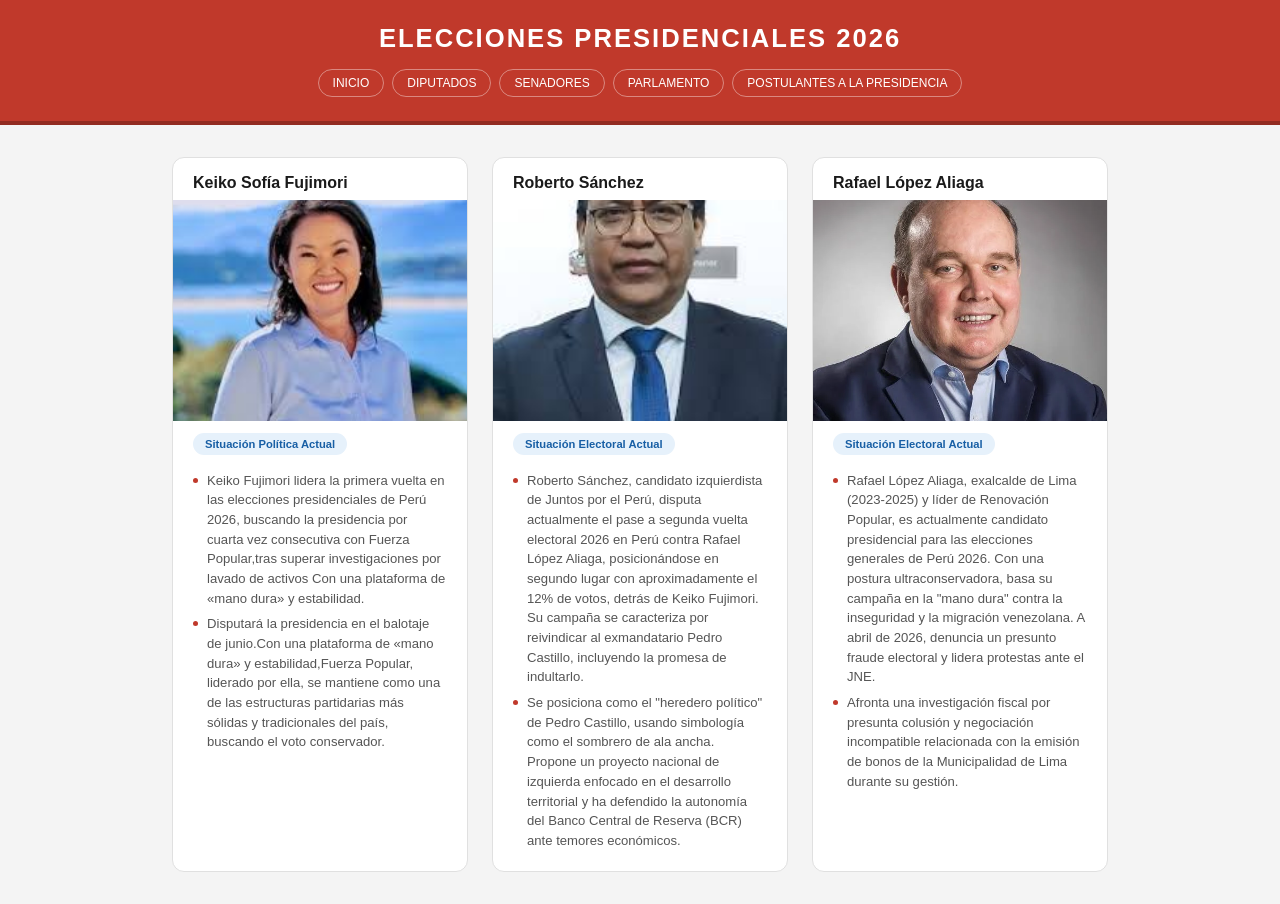
<file: index.html>
<!DOCTYPE html>
<html lang="es">
<head>
    <meta charset="UTF-8">
    <meta name="viewport" content="width=device-width, initial-scale=1.0">
    <title>Elecciones Presidenciales 2026</title>
    <link rel="stylesheet" href="estilo5.css">
</head>
<body>

    <header>
        <h1>ELECCIONES PRESIDENCIALES 2026</h1>
        <nav>
            <a href="index.html">INICIO</a>
            <a href="diputados.html">DIPUTADOS</a>
            <a href="senadores.html">SENADORES</a>
            <a href="parlamentoandino.html">PARLAMENTO</a>
            <a href="presidenciales.html">POSTULANTES A LA PRESIDENCIA</a>
        </nav>
    </header>

    <main class="container">
        <!-- Tarjeta 1 -->
        <div class="card">
            <h2>Keiko Sofía Fujimori</h2>
            <div class="img-container">
                <img src="presidentes/keiko.jpg" alt="Keiko Fujimori">
            </div>
            <div class="status-blue">Situación Política Actual</div>
            <ul>
                <li>Keiko Fujimori lidera la primera vuelta en las elecciones presidenciales de Perú 2026, buscando la presidencia por cuarta vez consecutiva con Fuerza Popular,tras superar investigaciones por lavado de activos Con una plataforma de «mano dura» y estabilidad. </li>
                <li>Disputará la presidencia en el balotaje de junio.Con una plataforma de «mano dura» y estabilidad,Fuerza Popular, liderado por ella, se mantiene como una de las estructuras partidarias más sólidas y tradicionales del país, buscando el voto conservador.</li>
            </ul>
        </div>

        <!-- Tarjeta 2 -->
        <div class="card">
            <h2>Roberto Sánchez</h2>
            <div class="img-container">
                <img src="presidentes/roberto.jpg" alt="Roberto Sánchez">
            </div>
            <div class="status-blue">Situación Electoral Actual</div>
            <ul>
                <li>Roberto Sánchez, candidato izquierdista de Juntos por el Perú, disputa actualmente el pase a segunda vuelta electoral 2026 en Perú contra Rafael López Aliaga, posicionándose en segundo lugar con aproximadamente el 12% de votos, detrás de Keiko Fujimori. Su campaña se caracteriza por reivindicar al exmandatario Pedro Castillo, incluyendo la promesa de indultarlo.</li>
                <li>Se posiciona como el "heredero político" de Pedro Castillo, usando simbología como el sombrero de ala ancha. Propone un proyecto nacional de izquierda enfocado en el desarrollo territorial y ha defendido la autonomía del Banco Central de Reserva (BCR) ante temores económicos.</li>
            </ul>
        </div>

        <!-- Tarjeta 3 -->
        <div class="card">
            <h2>Rafael López Aliaga</h2>
            <div class="img-container">
                <img src="presidentes/rafael.webp" alt="López Aliaga">
            </div>
            <div class="status-blue">Situación Electoral Actual</div>
            <ul>
                <li>Rafael López Aliaga, exalcalde de Lima (2023-2025) y líder de Renovación Popular, es actualmente candidato presidencial para las elecciones generales de Perú 2026. Con una postura ultraconservadora, basa su campaña en la "mano dura" contra la inseguridad y la migración venezolana. A abril de 2026, denuncia un presunto fraude electoral y lidera protestas ante el JNE.</li>
                <li>Afronta una investigación fiscal por presunta colusión y negociación incompatible relacionada con la emisión de bonos de la Municipalidad de Lima durante su gestión.</li>
            </ul>
        </div>
    </main>

</body>
</html>
</file>
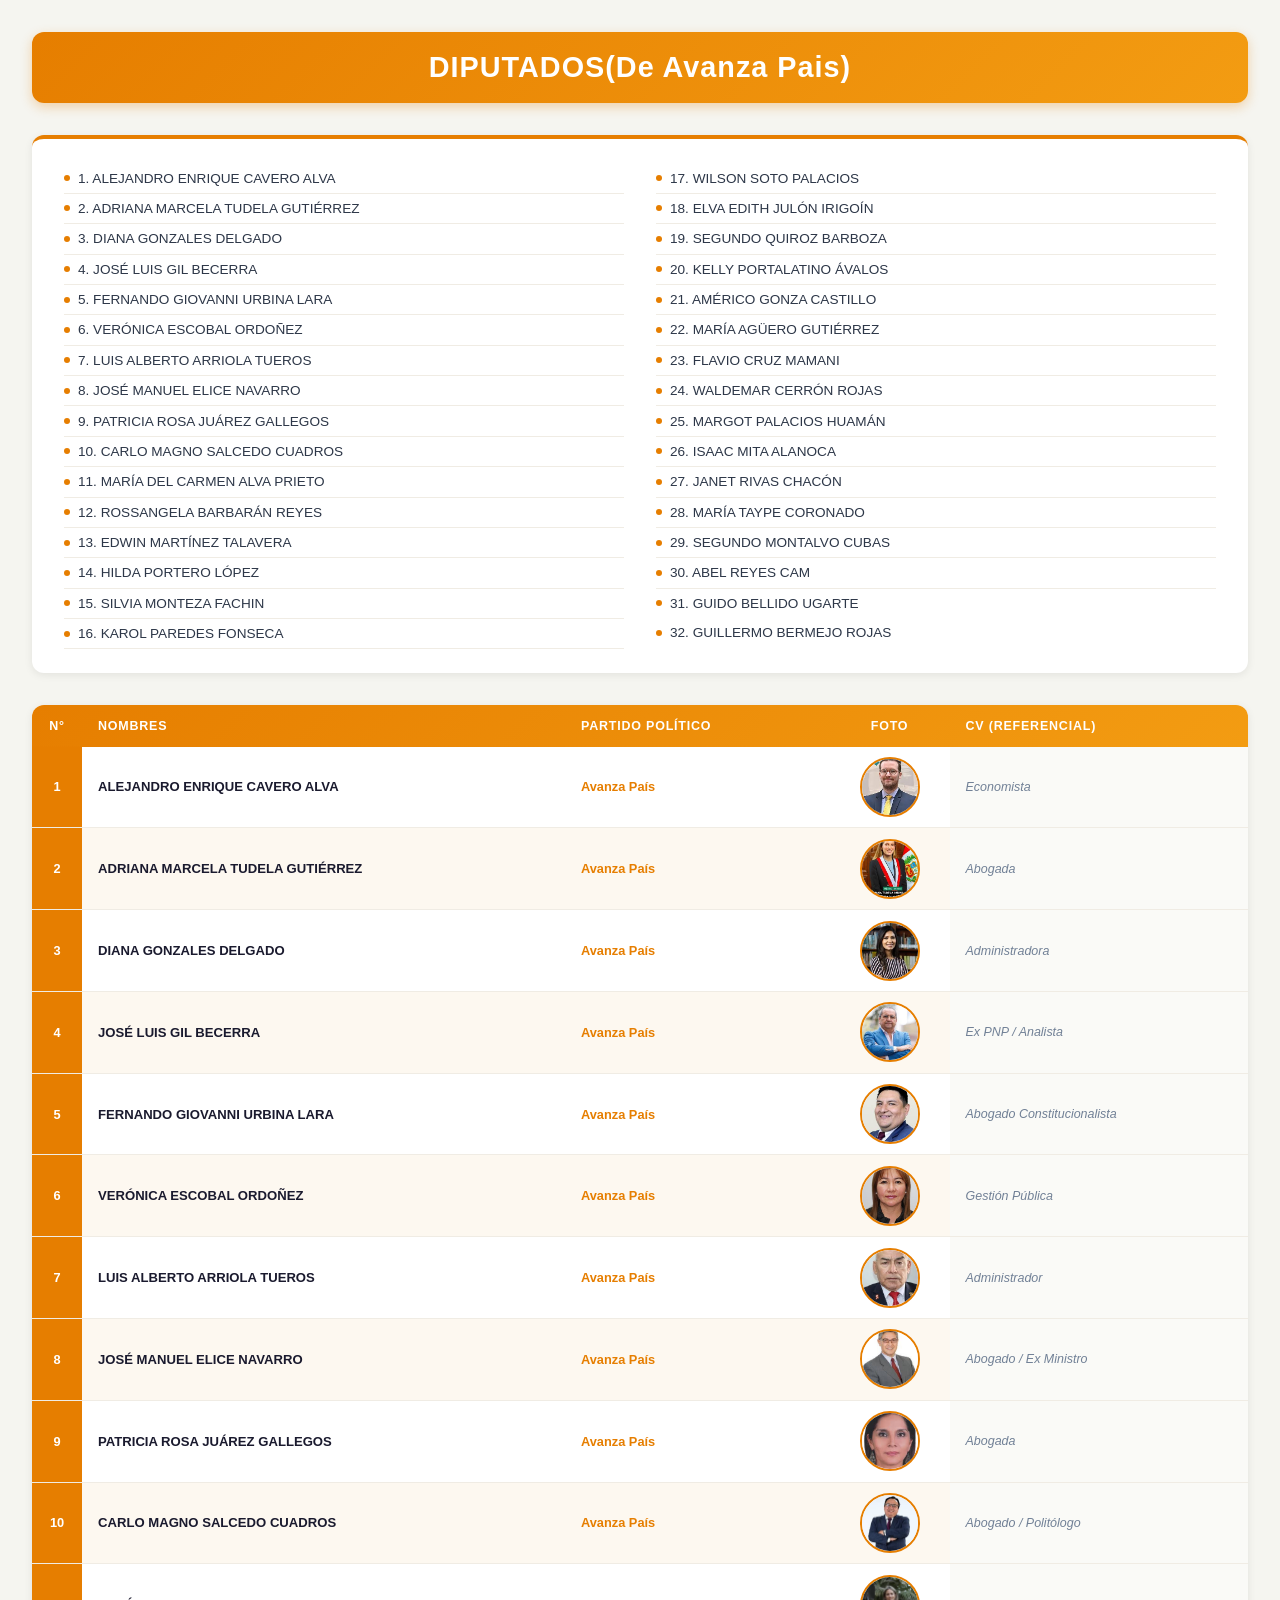
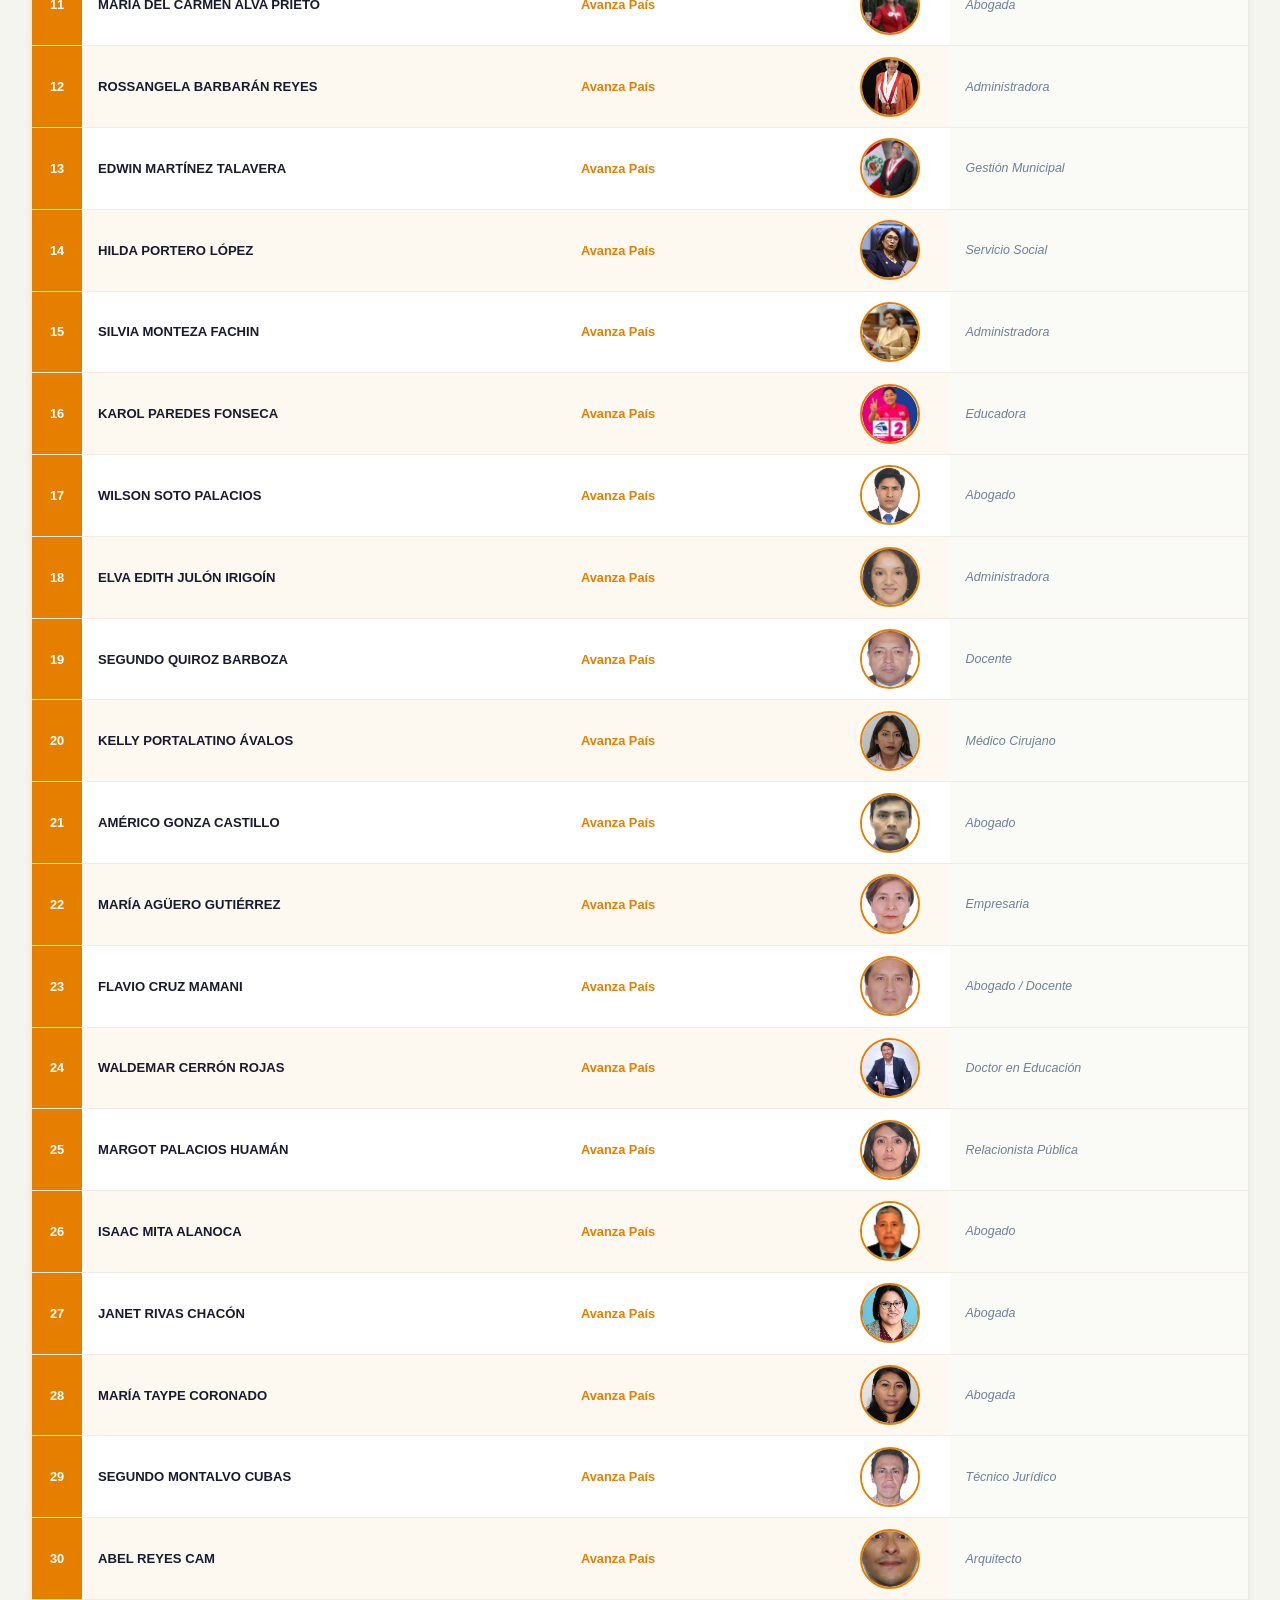
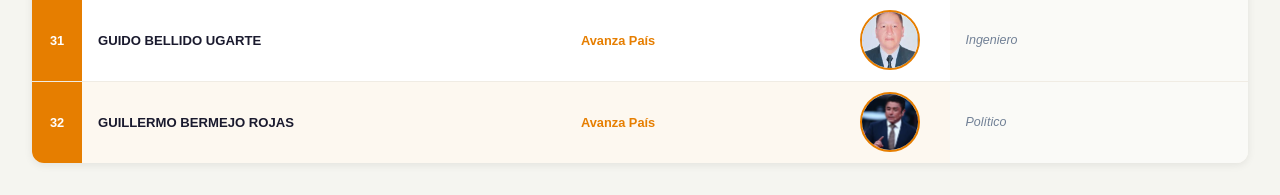
<file: diputados.html>
<!DOCTYPE html>
<html lang="es">
<head>
    <meta charset="UTF-8">
    <meta name="viewport" content="width=device-width, initial-scale=1.0">
    <link rel="stylesheet" href="estilo2.css">
    <title>Diputados</title>
</head>
<body>

    <h1>DIPUTADOS(De Avanza Pais)</h1>

    <!-- Lista -->

        <ul>
        <li>1. ALEJANDRO ENRIQUE CAVERO ALVA</li>
        <li>2. ADRIANA MARCELA TUDELA GUTIÉRREZ</li>
        <li>3. DIANA GONZALES DELGADO</li>
        <li>4. JOSÉ LUIS GIL BECERRA</li>
        <li>5. FERNANDO GIOVANNI URBINA LARA</li>
        <li>6. VERÓNICA ESCOBAL ORDOÑEZ</li>
        <li>7. LUIS ALBERTO ARRIOLA TUEROS</li>
        <li>8. JOSÉ MANUEL ELICE NAVARRO</li>
        <li>9. PATRICIA ROSA JUÁREZ GALLEGOS</li>
        <li>10. CARLO MAGNO SALCEDO CUADROS</li>
        <li>11. MARÍA DEL CARMEN ALVA PRIETO</li>
        <li>12. ROSSANGELA BARBARÁN REYES</li>
        <li>13. EDWIN MARTÍNEZ TALAVERA</li>
        <li>14. HILDA PORTERO LÓPEZ</li>
        <li>15. SILVIA MONTEZA FACHIN</li>
        <li>16. KAROL PAREDES FONSECA</li>
        <li>17. WILSON SOTO PALACIOS</li>
        <li>18. ELVA EDITH JULÓN IRIGOÍN</li>
        <li>19. SEGUNDO QUIROZ BARBOZA</li>
        <li>20. KELLY PORTALATINO ÁVALOS</li>
        <li>21. AMÉRICO GONZA CASTILLO</li>
        <li>22. MARÍA AGÜERO GUTIÉRREZ</li>
        <li>23. FLAVIO CRUZ MAMANI</li>
        <li>24. WALDEMAR CERRÓN ROJAS</li>
        <li>25. MARGOT PALACIOS HUAMÁN</li>
        <li>26. ISAAC MITA ALANOCA</li>
        <li>27. JANET RIVAS CHACÓN</li>
        <li>28. MARÍA TAYPE CORONADO</li>
        <li>29. SEGUNDO MONTALVO CUBAS</li>
        <li>30. ABEL REYES CAM</li>
        <li>31. GUIDO BELLIDO UGARTE</li>
        <li>32. GUILLERMO BERMEJO ROJAS</li>
    </ul>

    <!-- Tabla de Diputados Corregida -->
<table>
    <thead>
        <tr>
            <th>N°</th>
            <th>Nombres</th>
            <th>Partido Político</th>
            <th>Foto</th>
            <th>CV (Referencial)</th>
        </tr>
    </thead>
    <tbody>
        <tr>
            <td>1</td>
            <td>ALEJANDRO ENRIQUE CAVERO ALVA</td>
            <td>Avanza País</td>
            <td><img src="diputados/alejandro.jpg" alt="Cavero" width="100"></td>
            <td>Economista</td>
        </tr>
        <tr>
            <td>2</td>
            <td>ADRIANA MARCELA TUDELA GUTIÉRREZ</td>
            <td>Avanza País</td>
            <td><img src="diputados/adriana.jpg" alt="Tudela" width="100"></td>
            <td>Abogada</td>
        </tr>
        <tr>
            <td>3</td>
            <td>DIANA GONZALES DELGADO</td>
            <td>Avanza País</td>
            <td><img src="diputados/diana.jpg" alt="Gonzales" width="100"></td>
            <td>Administradora</td>
        </tr>
        <tr>
            <td>4</td>
            <td>JOSÉ LUIS GIL BECERRA</td>
            <td>Avanza País</td>
            <td><img src="diputados/jose1.jpg" alt="Gil" width="100"></td>
            <td>Ex PNP / Analista</td>
        </tr>
        <tr>
            <td>5</td>
            <td>FERNANDO GIOVANNI URBINA LARA</td>
            <td>Avanza País</td>
            <td><img src="diputados/fernando.jpg" alt="Urbina" width="100"></td>
            <td>Abogado Constitucionalista</td>
        </tr>
        <tr>
            <td>6</td>
            <td>VERÓNICA ESCOBAL ORDOÑEZ</td>
            <td>Avanza País</td>
            <td><img src="diputados/veronica.jpg" alt="Escobal" width="100"></td>
            <td>Gestión Pública</td>
        </tr>
        <tr>
            <td>7</td>
            <td>LUIS ALBERTO ARRIOLA TUEROS</td>
            <td>Avanza País</td>
            <td><img src="diputados/luis.jpg" alt="Arriola" width="100"></td>
            <td>Administrador</td>
        </tr>
        <tr>
            <td>8</td>
            <td>JOSÉ MANUEL ELICE NAVARRO</td>
            <td>Avanza País</td>
            <td><img src="diputados/jose2.jpg" alt="Elice" width="100"></td>
            <td>Abogado / Ex Ministro</td>
        </tr>
        <tr>
            <td>9</td>
            <td>PATRICIA ROSA JUÁREZ GALLEGOS</td>
            <td>Avanza País</td>
            <td><img src="diputados/patricia.jpg" alt="Juárez" width="100"></td>
            <td>Abogada</td>
        </tr>
        <tr>
            <td>10</td>
            <td>CARLO MAGNO SALCEDO CUADROS</td>
            <td>Avanza País</td>
            <td><img src="diputados/carlo.jpg" alt="Salcedo" width="100"></td>
            <td>Abogado / Politólogo</td>
        </tr>
        <tr>
            <td>11</td>
            <td>MARÍA DEL CARMEN ALVA PRIETO</td>
            <td>Avanza País</td>
            <td><img src="diputados/maria.jpg" alt="Alva" width="100"></td>
            <td>Abogada</td>
        </tr>
        <tr>
            <td>12</td>
            <td>ROSSANGELA BARBARÁN REYES</td>
            <td>Avanza País</td>
            <td><img src="diputados/rosangela.jpg" alt="Barbarán" width="100"></td>
            <td>Administradora</td>
        </tr>
        <tr>
            <td>13</td>
            <td>EDWIN MARTÍNEZ TALAVERA</td>
            <td>Avanza País</td>
            <td><img src="diputados/edwin.jpg" alt="Martínez" width="100"></td>
            <td>Gestión Municipal</td>
        </tr>
        <tr>
            <td>14</td>
            <td>HILDA PORTERO LÓPEZ</td>
            <td>Avanza País</td>
            <td><img src="diputados/hilda.jpg" alt="Portero" width="100"></td>
            <td>Servicio Social</td>
        </tr>
        <tr>
            <td>15</td>
            <td>SILVIA MONTEZA FACHIN</td>
            <td>Avanza País</td>
            <td><img src="diputados/silvia.jpg" alt="Monteza" width="100"></td>
            <td>Administradora</td>
        </tr>
        <tr>
            <td>16</td>
            <td>KAROL PAREDES FONSECA</td>
            <td>Avanza País</td>
            <td><img src="diputados/karol.jpg" alt="Paredes" width="100"></td>
            <td>Educadora</td>
        </tr>
        <tr>
            <td>17</td>
            <td>WILSON SOTO PALACIOS</td>
            <td>Avanza País</td>
            <td><img src="diputados/wilson.jpg" alt="Soto" width="100"></td>
            <td>Abogado</td>
        </tr>
        <tr>
            <td>18</td>
            <td>ELVA EDITH JULÓN IRIGOÍN</td>
            <td>Avanza País</td>
            <td><img src="diputados/elva.jpg" alt="Julón" width="100"></td>
            <td>Administradora</td>
        </tr>
        <tr>
            <td>19</td>
            <td>SEGUNDO QUIROZ BARBOZA</td>
            <td>Avanza País</td>
            <td><img src="diputados/segundo.jpg" alt="Quiroz" width="100"></td>
            <td>Docente</td>
        </tr>
        <tr>
            <td>20</td>
            <td>KELLY PORTALATINO ÁVALOS</td>
            <td>Avanza País</td>
            <td><img src="diputados/kelly.jpg" alt="Portalatino" width="100"></td>
            <td>Médico Cirujano</td>
        </tr>
        <tr>
            <td>21</td>
            <td>AMÉRICO GONZA CASTILLO</td>
            <td>Avanza País</td>
            <td><img src="diputados/americo.jpg" alt="Gonza" width="100"></td>
            <td>Abogado</td>
        </tr>
        <tr>
            <td>22</td>
            <td>MARÍA AGÜERO GUTIÉRREZ</td>
            <td>Avanza País</td>
            <td><img src="diputados/maria2.jpg" alt="Agüero" width="100"></td>
            <td>Empresaria</td>
        </tr>
        <tr>
            <td>23</td>
            <td>FLAVIO CRUZ MAMANI</td>
            <td>Avanza País</td>
            <td><img src="diputados/flavio.jpg" alt="Cruz" width="100"></td>
            <td>Abogado / Docente</td>
        </tr>
        <tr>
            <td>24</td>
            <td>WALDEMAR CERRÓN ROJAS</td>
            <td>Avanza País</td>
            <td><img src="diputados/waldemar.jpg" alt="Cerrón" width="100"></td>
            <td>Doctor en Educación</td>
        </tr>
        <tr>
            <td>25</td>
            <td>MARGOT PALACIOS HUAMÁN</td>
            <td>Avanza País</td>
            <td><img src="diputados/margot.jpg" alt="Palacios" width="100"></td>
            <td>Relacionista Pública</td>
        </tr>
        <tr>
            <td>26</td>
            <td>ISAAC MITA ALANOCA</td>
            <td>Avanza País</td>
            <td><img src="diputados/isaac.jpg" alt="Mita" width="100"></td>
            <td>Abogado</td>
        </tr>
        <tr>
            <td>27</td>
            <td>JANET RIVAS CHACÓN</td>
            <td>Avanza País</td>
            <td><img src="diputados/janet.jpg" alt="Rivas" width="100"></td>
            <td>Abogada</td>
        </tr>
        <tr>
            <td>28</td>
            <td>MARÍA TAYPE CORONADO</td>
            <td>Avanza País</td>
            <td><img src="diputados/maria3.jpg" alt="Taype" width="100"></td>
            <td>Abogada</td>
        </tr>
        <tr>
            <td>29</td>
            <td>SEGUNDO MONTALVO CUBAS</td>
            <td>Avanza País</td>
            <td><img src="diputados/segundo2.jpg" alt="Montalvo" width="100"></td>
            <td>Técnico Jurídico</td>
        </tr>
        <tr>
            <td>30</td>
            <td>ABEL REYES CAM</td>
            <td>Avanza País</td>
            <td><img src="diputados/abel.jpg" alt="Reyes" width="100"></td>
            <td>Arquitecto</td>
        </tr>
        <tr>
            <td>31</td>
            <td>GUIDO BELLIDO UGARTE</td>
            <td>Avanza País</td>
            <td><img src="diputados/guido.jpg" alt="Bellido" width="100"></td>
            <td>Ingeniero</td>
        </tr>
        <tr>
            <td>32</td>
            <td>GUILLERMO BERMEJO ROJAS</td>
            <td>Avanza País</td>
            <td><img src="diputados/guillermo.jpg" alt="Bermejo" width="100"></td>
            <td>Político</td>
        </tr>
    </tbody>
</table>
</file>
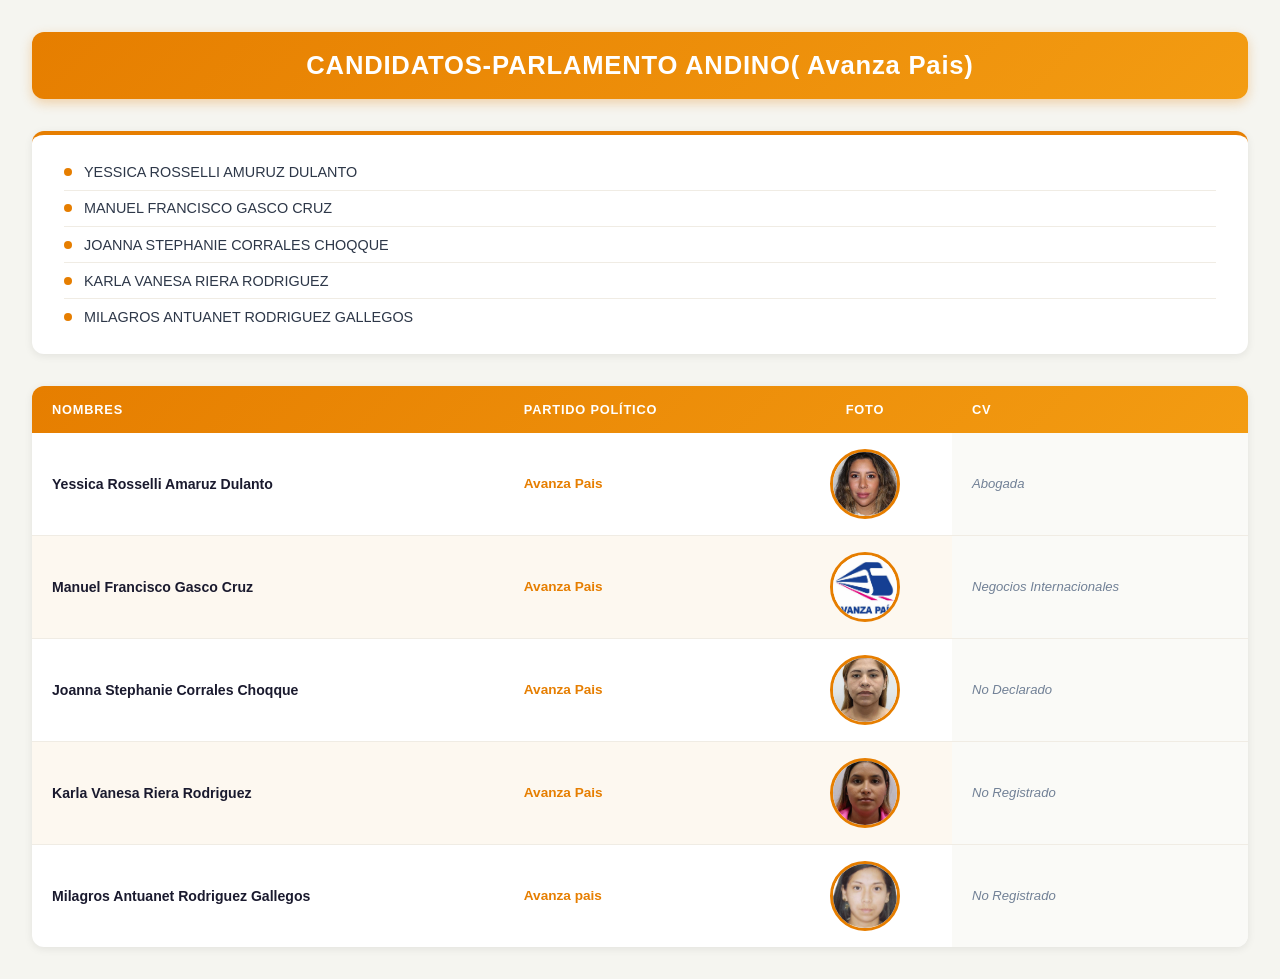
<file: parlamentoandino.html>
<!DOCTYPE html>
<html lang="es">
<head>
    <meta charset="UTF-8">
    <meta name="viewport" content="width=device-width, initial-scale=1.0">
    <link rel="stylesheet" href="estilo3.css">
    <title>Parlamento</title>
</head>
<body>
    <h1>CANDIDATOS-PARLAMENTO ANDINO( Avanza Pais)</h1>

    <!-- Lista -->

    <ul>
        <li>YESSICA ROSSELLI AMURUZ DULANTO</li>
        <li>MANUEL FRANCISCO GASCO CRUZ</li>
        <li>JOANNA STEPHANIE CORRALES CHOQQUE</li>
        <li>KARLA VANESA RIERA RODRIGUEZ</li>
        <li>MILAGROS ANTUANET RODRIGUEZ GALLEGOS</li>
    </ul>

    <!-- Tabla -->
    <table>
    <thead>
        <tr>
            <th>Nombres</th>
            <th>Partido Político</th>
            <th>Foto</th>
            <th>CV</th>
        </tr>
        
    </thead>
        <tr>
            <td>Yessica Rosselli Amaruz Dulanto</td>
            <td>Avanza Pais</td>
            <td><img src="parlamento/yessica1.jpg" alt="yessica" width="100"></td>
            <td>Abogada</td>
        </tr>

        <tr>
            <td>Manuel Francisco Gasco Cruz</td>
            <td>Avanza Pais</td>
            <td><img src="parlamento/manuel.jpg" alt="manuel" width="100"></td>
            <td>Negocios Internacionales</td>
        </tr>

        <tr>
            <td>Joanna Stephanie Corrales Choqque</td>
            <td>Avanza Pais</td>
            <td><img src="parlamento/joana.jpg" alt="joana" width="100"></td>
            <td>No Declarado</td>
        </tr>

        <tr>
            <td>Karla Vanesa Riera Rodriguez</td>
            <td>Avanza Pais</td>
            <td><img src="parlamento/karla.jpg" alt="karla" width="100"></td>
            <td>No Registrado</td>
        </tr>

        <tr>
            <td>Milagros Antuanet Rodriguez Gallegos</td>
            <td>Avanza pais</td>
            <td><img src="parlamento/milagros.jpg" alt="milagros" width="100"></td>
            <td>No Registrado</td>
        </tr>
    </table>
</file>
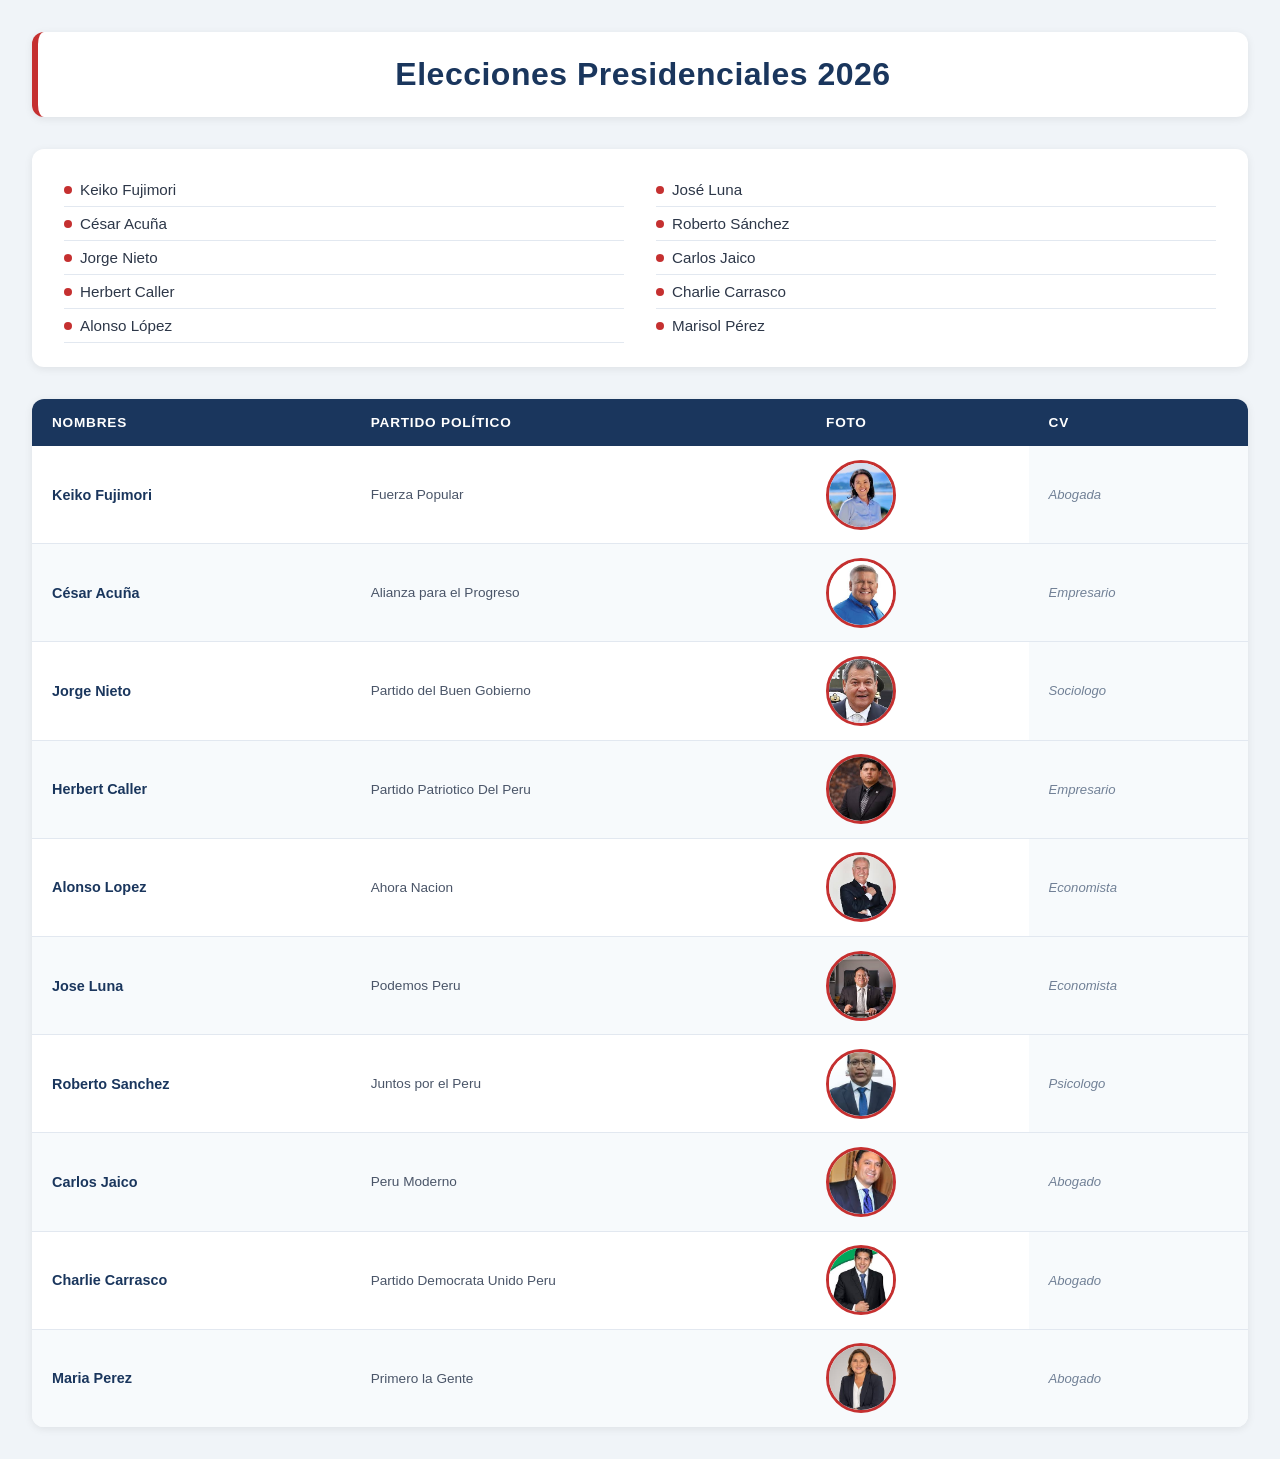
<file: presidenciales.html>
<!DOCTYPE html>
<html lang="es">
<head>
    <meta charset="UTF-8">
    <meta name="viewport" content="width=device-width, initial-scale=1.0">
    <link rel="stylesheet" href="estilo.css">
    <title>Elecciones</title>
</head>
<body>
   
    <h1>Elecciones Presidenciales 2026</h1>

    <!-- Lista -->
    <ul>
        <li>Keiko Fujimori</li>
        <li>César Acuña</li>
        <li>Jorge Nieto</li>
        <li>Herbert Caller</li>
        <li>Alonso López</li>
        <li>José Luna</li>
        <li>Roberto Sánchez</li>
        <li>Carlos Jaico</li>
        <li>Charlie Carrasco</li>
        <li>Marisol Pérez</li>
    </ul>
    
    <!-- Tabla -->
    <table>
    <thead>
        <tr>
            <th>Nombres</th>
            <th>Partido Político</th>
            <th>Foto</th>
            <th>CV</th>
        </tr>
    </thead>

        <tr>
            <td>Keiko Fujimori</td>
            <td>Fuerza Popular</td>
            <td><img src="presidentes/keiko.jpg" alt="Keiko" width="100"></td>
            <td>Abogada</td>
        </tr>

        <tr>
            <td>César Acuña</td>
            <td>Alianza para el Progreso</td>
            <td><img src="presidentes/acuña.jpg" alt="acuña" width="100"></td>
            <td>Empresario</td>
        </tr>

        <tr>
            <td>Jorge Nieto</td>
            <td>Partido del Buen Gobierno</td>
            <td><img src="presidentes/jorge.jpg" alt="jorge" width="100"></td>
            <td>Sociologo</td>
        </tr>

        <tr>
            <td>Herbert Caller</td>
            <td>Partido Patriotico Del Peru</td>
            <td><img src="presidentes/herbert.jpg" alt="herbert " width="100"></td>
            <td>Empresario</td>
        </tr>
        <tr>
            <td>Alonso Lopez</td>
            <td>Ahora Nacion</td>
            <td><img src="presidentes/alonso.jpg" alt="alonso" width="100"></td>
            <td>Economista</td>
        </tr>
        <tr>
            <td>Jose Luna</td>
            <td>Podemos Peru</td>
            <td><img src="presidentes/jose.jpg" alt="jose" width="100"></td>
            <td>Economista</td>
        </tr>
        <tr>
            <td>Roberto Sanchez</td>
            <td>Juntos por el Peru</td>
            <td><img src="presidentes/roberto.jpg" alt="roberto" width="100"></td>
            <td>Psicologo</td>
        </tr>
        <tr>
            <td>Carlos Jaico</td>
            <td>Peru Moderno</td>
            <td><img src="presidentes/carlos.jpg" alt="carlos" width="100"></td>
            <td>Abogado</td>
        </tr>
        <tr>
            <td>Charlie Carrasco</td>
            <td>Partido Democrata Unido Peru</td>
            <td><img src="presidentes/charlie.jpg" alt="charlie" width="100"></td>
            <td>Abogado</td>
        </tr>
        <tr>
            <td>Maria Perez</td>
            <td>Primero la Gente</td>
            <td><img src="presidentes/marisol.jpg" alt="marisol" width="100"></td>
            <td>Abogado</td>
        </tr>
    </table>

</body>
</html>
</file>
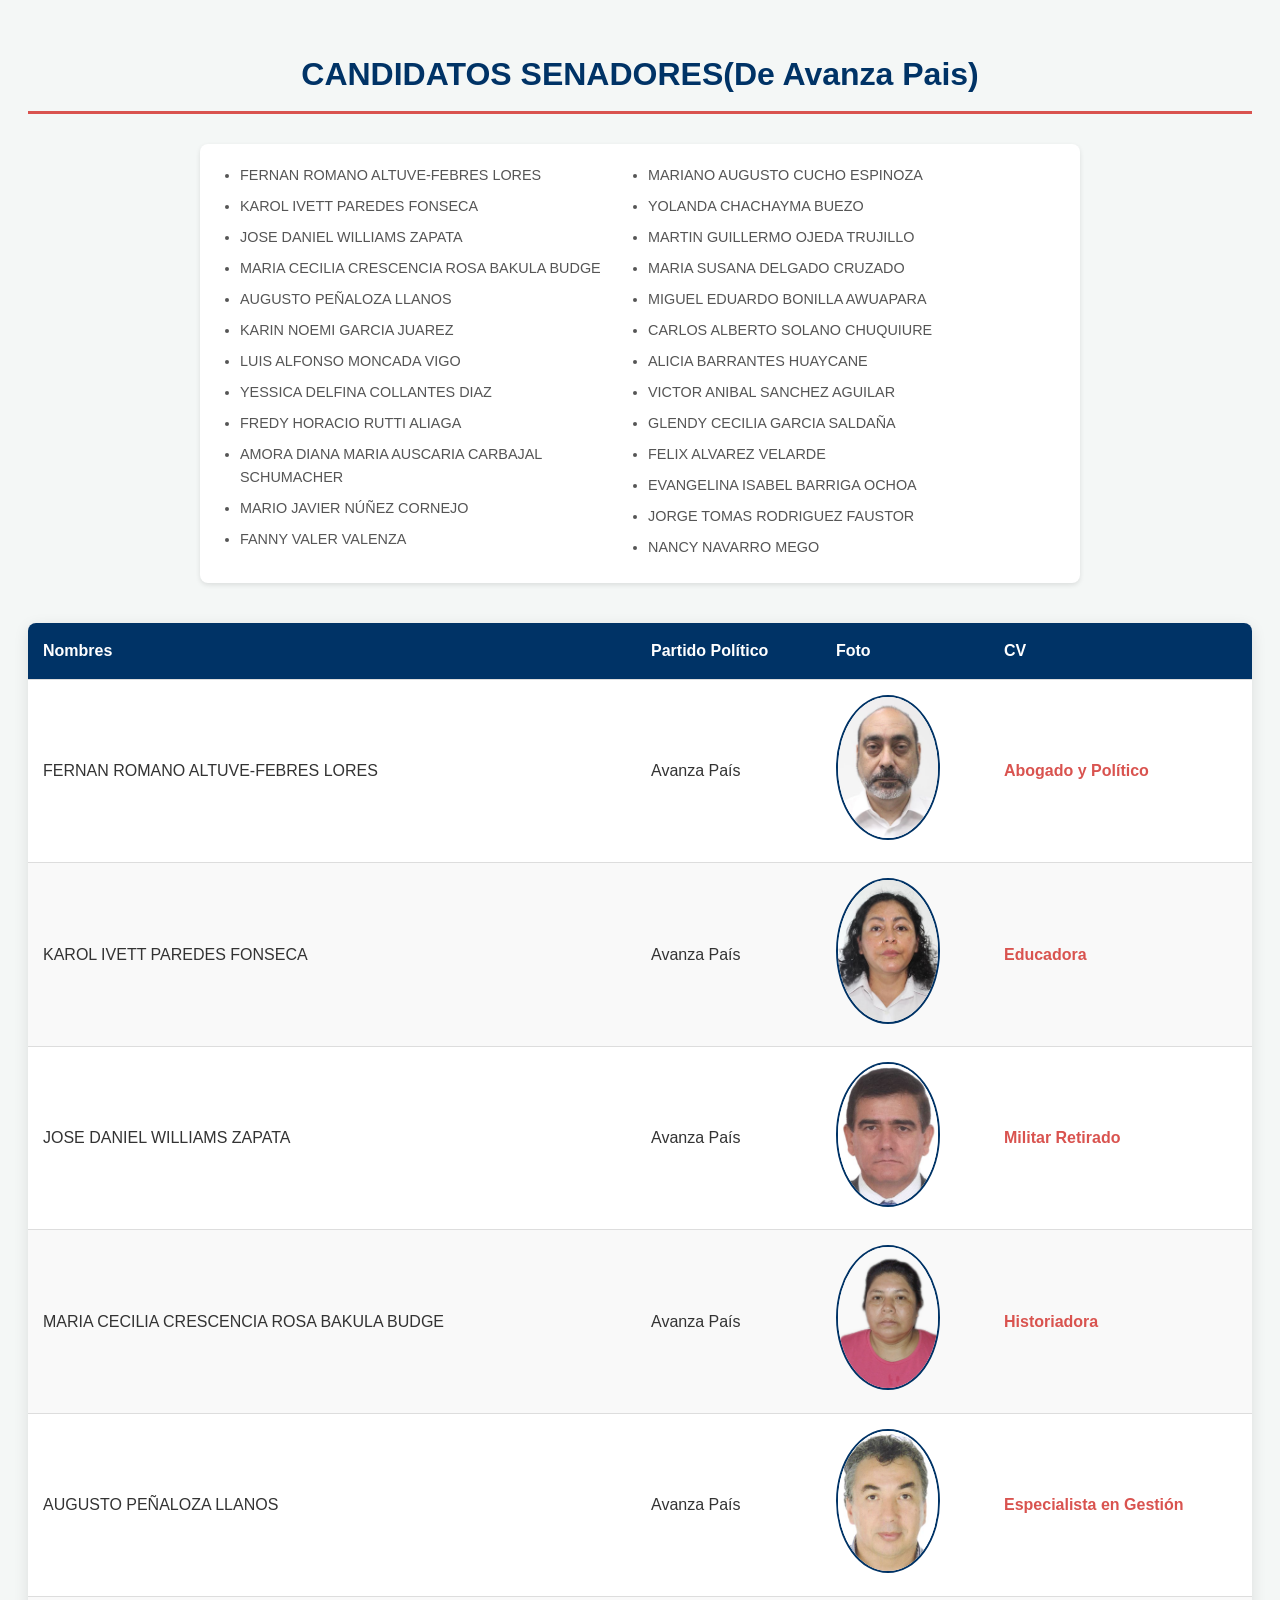
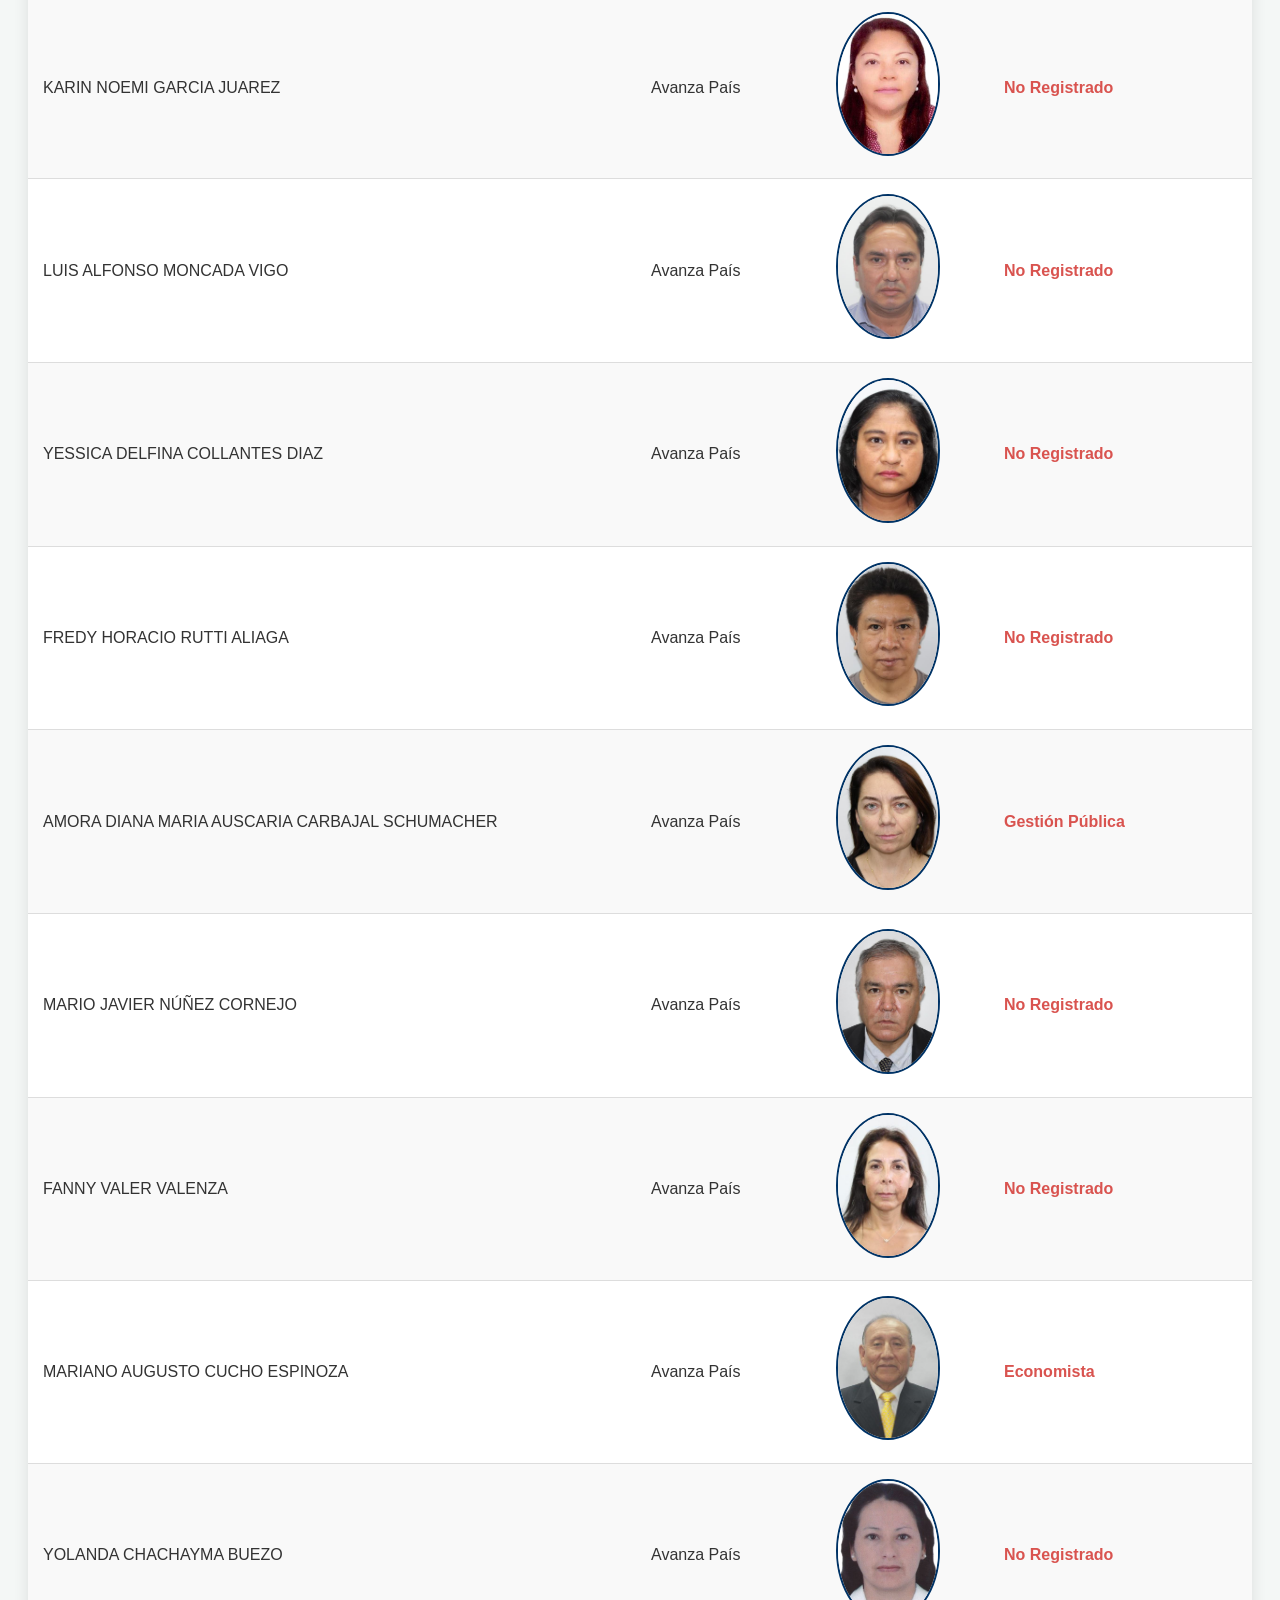
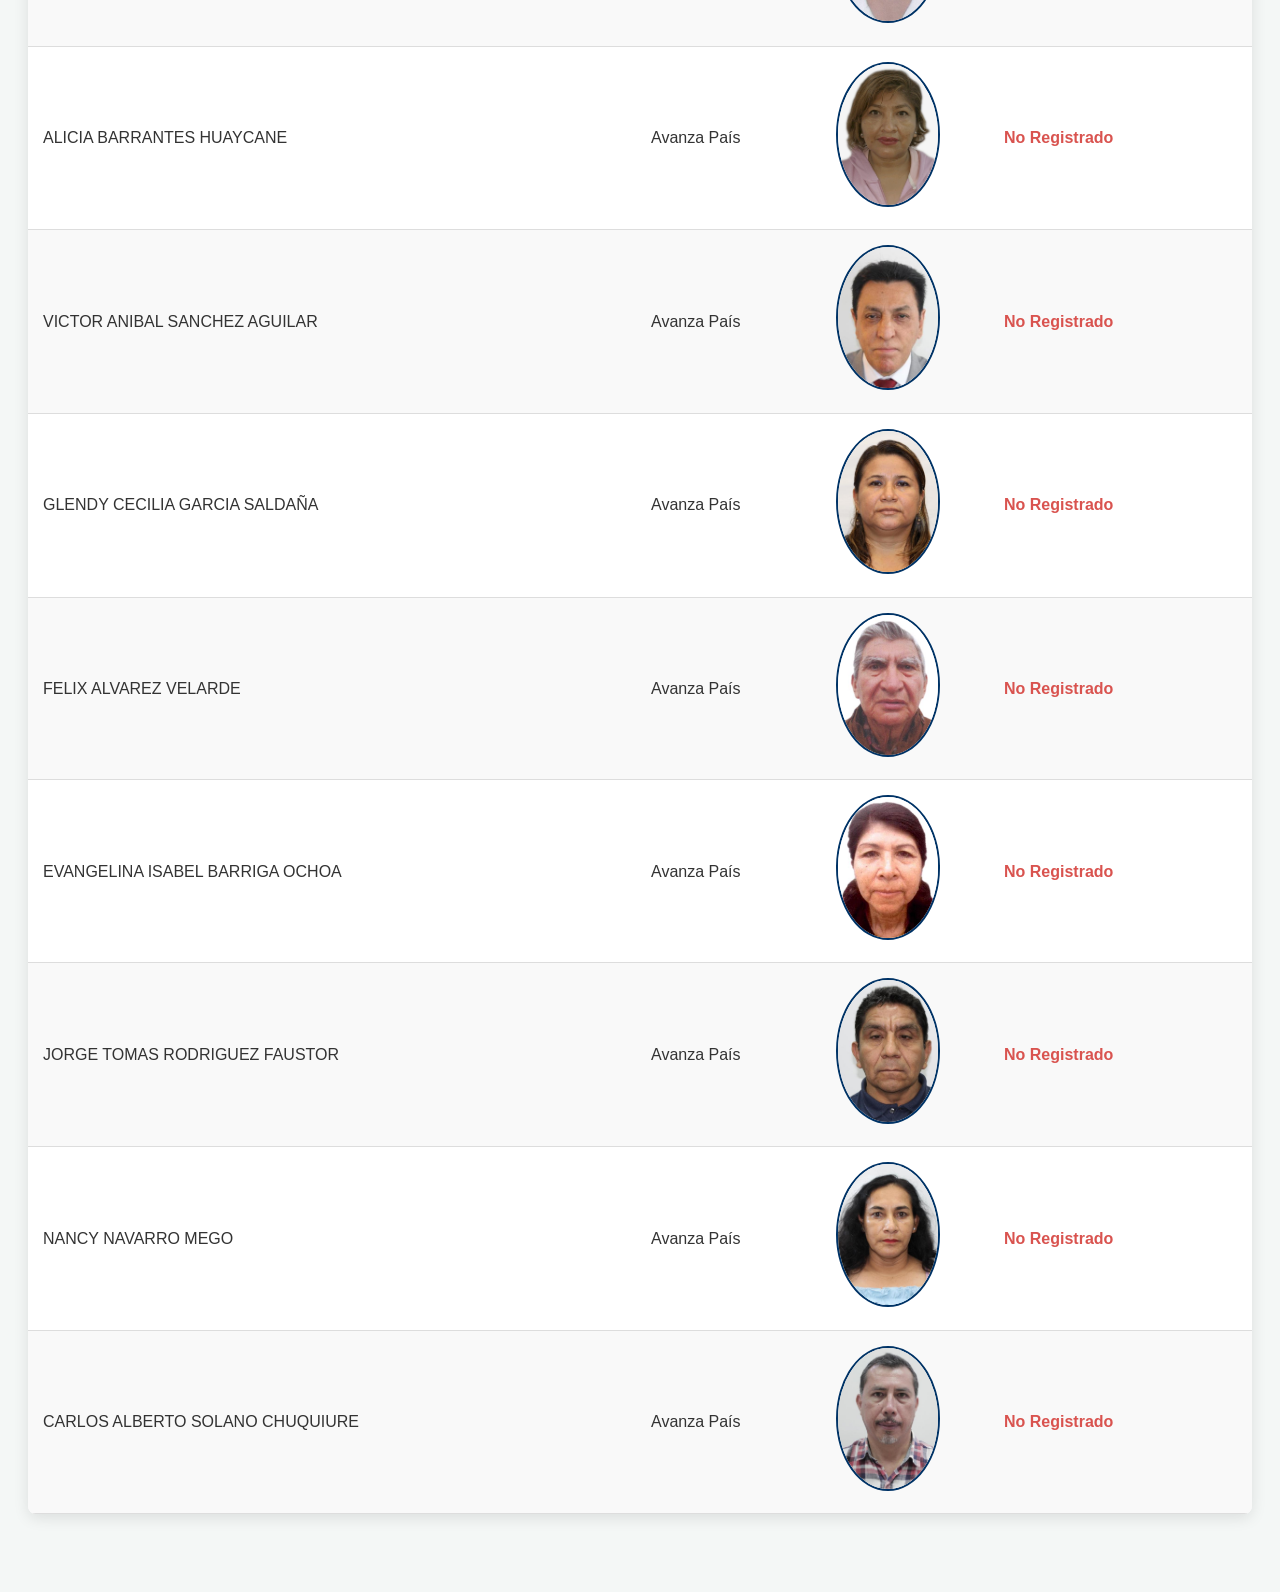
<file: senadores.html>
<!DOCTYPE html>
<html lang="es">
<head>
    <meta charset="UTF-8">
    <meta name="viewport" content="width=device-width, initial-scale=1.0">
    <link rel="stylesheet" href="estilo4.css">
    <title>Senadores</title>
</head>
<body>
    <h1>CANDIDATOS SENADORES(De Avanza Pais)</h1>

    <!-- Lista -->

    <ul>
        <li>FERNAN ROMANO ALTUVE-FEBRES LORES</li>
        <li>KAROL IVETT PAREDES FONSECA</li>
        <li>JOSE DANIEL WILLIAMS ZAPATA</li>
        <li>MARIA CECILIA CRESCENCIA ROSA BAKULA BUDGE</li>
        <li>AUGUSTO PEÑALOZA LLANOS</li>
        <li>KARIN NOEMI GARCIA JUAREZ</li>
        <li>LUIS ALFONSO MONCADA VIGO</li>
        <li>YESSICA DELFINA COLLANTES DIAZ</li>
        <li>FREDY HORACIO RUTTI ALIAGA</li>
        <li>AMORA DIANA MARIA AUSCARIA CARBAJAL SCHUMACHER</li>
        <li>MARIO JAVIER NÚÑEZ CORNEJO</li>
        <li>FANNY VALER VALENZA</li>
        <li>MARIANO AUGUSTO CUCHO ESPINOZA</li>
        <li>YOLANDA CHACHAYMA BUEZO</li>
        <li>MARTIN GUILLERMO OJEDA TRUJILLO</li>
        <li>MARIA SUSANA DELGADO CRUZADO</li>
        <li>MIGUEL EDUARDO BONILLA AWUAPARA</li>
        <li>CARLOS ALBERTO SOLANO CHUQUIURE</li>
        <li>ALICIA BARRANTES HUAYCANE</li>
        <li>VICTOR ANIBAL SANCHEZ AGUILAR</li>
        <li>GLENDY CECILIA GARCIA SALDAÑA</li>
        <li>FELIX ALVAREZ VELARDE</li>
        <li>EVANGELINA ISABEL BARRIGA OCHOA</li>
        <li>JORGE TOMAS RODRIGUEZ FAUSTOR</li>
        <li>NANCY NAVARRO MEGO</li>
    </ul>

    <!-- Tabla -->
    <!-- Tabla de Senadores Corregida -->
<table>
    <thead>
        <tr>
            <th>Nombres</th>
            <th>Partido Político</th>
            <th>Foto</th>
            <th>CV</th>
        </tr>
    </thead>
    <tbody>
        <tr>
            <td>FERNAN ROMANO ALTUVE-FEBRES LORES</td>
            <td>Avanza País</td>
            <td><img src="senadores/fernan.jpg" alt="fernan" width="100"></td>
            <td>Abogado y Político</td>
        </tr>
        <tr>
            <td>KAROL IVETT PAREDES FONSECA</td>
            <td>Avanza País</td>
            <td><img src="senadores/karol1.jpg" alt="Karol Paredes" width="100"></td>
            <td>Educadora</td>
        </tr>
        <tr>
            <td>JOSE DANIEL WILLIAMS ZAPATA</td>
            <td>Avanza País</td>
            <td><img src="senadores/jose3.jpg" alt="José Williams" width="100"></td>
            <td>Militar Retirado</td>
        </tr>
        <tr>
            <td>MARIA CECILIA CRESCENCIA ROSA BAKULA BUDGE</td>
            <td>Avanza País</td>
            <td><img src="senadores/maria4.jpg" alt="Cecilia Bakula" width="100"></td>
            <td>Historiadora</td>
        </tr>
        <tr>
            <td>AUGUSTO PEÑALOZA LLANOS</td>
            <td>Avanza País</td>
            <td><img src="senadores/augusto.jpg" alt="Augusto Peñaloza" width="100"></td>
            <td>Especialista en Gestión</td>
        </tr>
        <tr>
            <td>KARIN NOEMI GARCIA JUAREZ</td>
            <td>Avanza País</td>
            <td><img src="senadores/karin.jpg" alt="Karin Garcia" width="100"></td>
            <td>No Registrado</td>
        </tr>
        <tr>
            <td>LUIS ALFONSO MONCADA VIGO</td>
            <td>Avanza País</td>
            <td><img src="senadores/luis1.jpg" alt="Luis Moncada" width="100"></td>
            <td>No Registrado</td>
        </tr>
        <tr>
            <td>YESSICA DELFINA COLLANTES DIAZ</td>
            <td>Avanza País</td>
            <td><img src="senadores/yessica.jpg" alt="Yessica Collantes" width="100"></td>
            <td>No Registrado</td>
        </tr>
        <tr>
            <td>FREDY HORACIO RUTTI ALIAGA</td>
            <td>Avanza País</td>
            <td><img src="senadores/fredy.jpg" alt="Fredy Rutti" width="100"></td>
            <td>No Registrado</td>
        </tr>
        <tr>
            <td>AMORA DIANA MARIA AUSCARIA CARBAJAL SCHUMACHER</td>
            <td>Avanza País</td>
            <td><img src="senadores/amora.jpg" alt="Amora Carbajal" width="100"></td>
            <td>Gestión Pública</td>
        </tr>
        <tr>
            <td>MARIO JAVIER NÚÑEZ CORNEJO</td>
            <td>Avanza País</td>
            <td><img src="senadores/mario.jpg" alt="Mario Núñez" width="100"></td>
            <td>No Registrado</td>
        </tr>
        <tr>
            <td>FANNY VALER VALENZA</td>
            <td>Avanza País</td>
            <td><img src="senadores/fanny.jpg" alt="Fanny Valer" width="100"></td>
            <td>No Registrado</td>
        </tr>
        <tr>
            <td>MARIANO AUGUSTO CUCHO ESPINOZA</td>
            <td>Avanza País</td>
            <td><img src="senadores/mariano.jpg" alt="Mariano Cucho" width="100"></td>
            <td>Economista</td>
        </tr>
        <tr>
            <td>YOLANDA CHACHAYMA BUEZO</td>
            <td>Avanza País</td>
            <td><img src="senadores/yolanda.jpg" alt="Yolanda Chachayma" width="100"></td>
            <td>No Registrado</td>
        </tr>
        <tr>
            <td>ALICIA BARRANTES HUAYCANE</td>
            <td>Avanza País</td>
            <td><img src="senadores/alicia.jpg" alt="Alicia" width="100"></td>
            <td>No Registrado</td>
        </tr>
        <tr>
            <td>VICTOR ANIBAL SANCHEZ AGUILAR</td>
            <td>Avanza País</td>
            <td><img src="senadores/victor.jpg" alt="Victor Sanchez" width="100"></td>
            <td>No Registrado</td>
        </tr>
        <tr>
            <td>GLENDY CECILIA GARCIA SALDAÑA</td>
            <td>Avanza País</td>
            <td><img src="senadores/glendy.jpg" alt="Glendy Garcia" width="100"></td>
            <td>No Registrado</td>
        </tr>
        <tr>
            <td>FELIX ALVAREZ VELARDE</td>
            <td>Avanza País</td>
            <td><img src="senadores/felix.jpg" alt="Felix Alvarez" width="100"></td>
            <td>No Registrado</td>
        </tr>
        <tr>
            <td>EVANGELINA ISABEL BARRIGA OCHOA</td>
            <td>Avanza País</td>
            <td><img src="senadores/evangelina.jpg" alt="Evangelina Barriga" width="100"></td>
            <td>No Registrado</td>
        </tr>
        <tr>
            <td>JORGE TOMAS RODRIGUEZ FAUSTOR</td>
            <td>Avanza País</td>
            <td><img src="senadores/jorge1.jpg" alt="Jorge Rodriguez" width="100"></td>
            <td>No Registrado</td>
        </tr>
        <tr>
            <td>NANCY NAVARRO MEGO</td>
            <td>Avanza País</td>
            <td><img src="senadores/nancy.jpg" alt="Nancy Navarro" width="100"></td>
            <td>No Registrado</td>
        </tr>
        <tr>
            <td>CARLOS ALBERTO SOLANO CHUQUIURE</td>
            <td>Avanza País</td>
            <td><img src="senadores/carlos1.jpg" alt="Carlos Solano" width="100"></td>
            <td>No Registrado</td>
        </tr>
    </tbody>
</table>

</html>
</file>
<file: estilo5.css>
* {
    margin: 0;
    padding: 0;
    box-sizing: border-box;
}

body {
    font-family: 'Segoe UI', Arial, sans-serif;
    background: #f4f4f4;
    color: #1a1a1a;
}

/* ── Header ── */
header {
    background: #c0392b;
    color: #fff;
    padding: 1.5rem 2rem;
    text-align: center;
    border-bottom: 4px solid #922b21;
}

header h1 {
    font-size: 1.6rem;
    font-weight: 600;
    letter-spacing: 2px;
    margin-bottom: 1rem;
}

/* ── Navegación ── */
nav {
    display: flex;
    flex-wrap: wrap;
    justify-content: center;
    gap: 8px;
}

nav a {
    color: #fff;
    text-decoration: none;
    font-size: 0.75rem;
    font-weight: 500;
    padding: 6px 14px;
    border: 1px solid rgba(255, 255, 255, 0.4);
    border-radius: 20px;
    transition: background 0.2s;
}

nav a:hover {
    background: rgba(255, 255, 255, 0.15);
}

/* ── Grid de tarjetas ── */
.container {
    display: grid;
    grid-template-columns: repeat(auto-fit, minmax(240px, 1fr));
    gap: 1.5rem;
    padding: 2rem;
    max-width: 1000px;
    margin: 0 auto;
}

/* ── Tarjeta ── */
.card {
    background: #ffffff;
    border-radius: 12px;
    border: 1px solid #e0e0e0;
    overflow: hidden;
    display: flex;
    flex-direction: column;
    transition: transform 0.2s, box-shadow 0.2s;
}

.card:hover {
    transform: translateY(-4px);
    box-shadow: 0 8px 24px rgba(0, 0, 0, 0.1);
}

.card h2 {
    font-size: 1rem;
    font-weight: 600;
    padding: 1rem 1.25rem 0.5rem;
    color: #1a1a1a;
}

/* ── Imagen ── */
.img-container {
    width: 100%;
    aspect-ratio: 4 / 3;
    overflow: hidden;
    background: #f0f0f0;
}

.img-container img {
    width: 100%;
    height: 100%;
    object-fit: cover;
    display: block;
}

/* ── Badge de estado ── */
.status-blue {
    margin: 0.75rem 1.25rem 0.5rem;
    font-size: 0.7rem;
    font-weight: 600;
    color: #185FA5;
    background: #E6F1FB;
    padding: 5px 12px;
    border-radius: 20px;
    display: inline-block;
    width: fit-content;
}

/* ── Lista ── */
.card ul {
    list-style: none;
    padding: 0.5rem 1.25rem 1.25rem;
    flex: 1;
    display: flex;
    flex-direction: column;
    gap: 6px;
}

.card ul li {
    font-size: 0.82rem;
    color: #555;
    padding-left: 14px;
    position: relative;
    line-height: 1.5;
}

.card ul li::before {
    content: "";
    position: absolute;
    left: 0;
    top: 7px;
    width: 5px;
    height: 5px;
    background: #c0392b;
    border-radius: 50%;
}
</file>
<file: estilo2.css>
* {
    margin: 0;
    padding: 0;
    box-sizing: border-box;
}

body {
    font-family: 'Segoe UI', Tahoma, Geneva, Verdana, sans-serif;
    background-color: #f5f5f0;
    color: #1a1a2e;
    padding: 2rem;
    min-height: 100vh;
}

/* Título */
h1 {
    text-align: center;
    font-size: 1.8rem;
    font-weight: 700;
    color: #fff;
    margin-bottom: 2rem;
    padding: 1.2rem 2rem;
    background: linear-gradient(135deg, #e67e00, #f39c12);
    border-radius: 12px;
    letter-spacing: 1px;
    box-shadow: 0 4px 12px rgba(230, 126, 0, 0.3);
}

/* Lista */
ul {
    background: #fff;
    border-radius: 12px;
    padding: 1.5rem 2rem;
    margin-bottom: 2rem;
    box-shadow: 0 2px 8px rgba(0,0,0,0.08);
    list-style: none;
    columns: 2;
    column-gap: 2rem;
    border-top: 4px solid #e67e00;
}

ul li {
    font-size: 0.85rem;
    color: #2d3748;
    padding: 0.45rem 0;
    border-bottom: 1px solid #f0ece4;
    display: flex;
    align-items: center;
    gap: 0.5rem;
    break-inside: avoid;
}

ul li::before {
    content: '';
    display: inline-block;
    width: 6px;
    height: 6px;
    background-color: #e67e00;
    border-radius: 50%;
    flex-shrink: 0;
}

ul li:last-child,
ul li:nth-last-child(2) {
    border-bottom: none;
}

/* Tabla */
table {
    width: 100%;
    border-collapse: collapse;
    background: #fff;
    border-radius: 12px;
    overflow: hidden;
    box-shadow: 0 2px 8px rgba(0,0,0,0.08);
}

thead {
    background: linear-gradient(135deg, #e67e00, #f39c12);
}

thead th {
    color: #fff;
    font-size: 0.78rem;
    font-weight: 700;
    text-transform: uppercase;
    letter-spacing: 0.8px;
    padding: 0.85rem 1rem;
    text-align: left;
}

thead th:first-child {
    text-align: center;
    width: 50px;
}

thead th:nth-child(4) {
    text-align: center;
    width: 120px;
}

tbody tr {
    border-bottom: 1px solid #f0ece4;
    transition: background-color 0.2s ease;
}

tbody tr:nth-child(even) {
    background-color: #fdf8f0;
}

tbody tr:hover {
    background-color: #fff3e0;
}

tbody tr:last-child {
    border-bottom: none;
}

tbody td {
    padding: 0.65rem 1rem;
    font-size: 0.82rem;
    color: #2d3748;
    vertical-align: middle;
}

/* N° */
tbody td:first-child {
    text-align: center;
    font-weight: 700;
    color: #fff;
    background: #e67e00;
    width: 50px;
    font-size: 0.8rem;
}

/* Nombre */
tbody td:nth-child(2) {
    font-weight: 600;
    color: #1a1a2e;
    font-size: 0.82rem;
}

/* Partido */
tbody td:nth-child(3) {
    color: #e67e00;
    font-weight: 600;
    font-size: 0.8rem;
}

/* Foto */
tbody td:nth-child(4) {
    text-align: center;
}

/* CV */
tbody td:last-child {
    color: #718096;
    font-size: 0.78rem;
    font-style: italic;
    background-color: #fafaf7;
}

tbody img {
    display: block;
    margin: 0 auto;
    width: 60px;
    height: 60px;
    object-fit: cover;
    border-radius: 50%;
    border: 2px solid #e67e00;
}

/* Responsive */
@media (max-width: 768px) {
    body {
        padding: 1rem;
    }

    h1 {
        font-size: 1.1rem;
        padding: 0.9rem 1rem;
    }

    ul {
        columns: 1;
    }

    table, thead, tbody, tr, th, td {
        display: block;
    }

    thead {
        display: none;
    }

    tbody tr {
        background: #fff;
        border-radius: 10px;
        margin-bottom: 1rem;
        padding: 1rem;
        box-shadow: 0 2px 6px rgba(0,0,0,0.08);
        border: none;
        border-left: 4px solid #e67e00;
    }

    tbody td {
        padding: 0.35rem 0;
        font-size: 0.85rem;
        background: transparent !important;
        color: #2d3748 !important;
        text-align: left !important;
    }

    tbody td::before {
        content: attr(data-label);
        font-weight: 700;
        color: #e67e00;
        display: block;
        font-size: 0.7rem;
        text-transform: uppercase;
        letter-spacing: 0.5px;
        margin-bottom: 2px;
    }

    tbody img {
        margin: 0;
        width: 55px;
        height: 55px;
    }
}
</file>
<file: estilo3.css>
* {
    margin: 0;
    padding: 0;
    box-sizing: border-box;
}

body {
    font-family: 'Segoe UI', Tahoma, Geneva, Verdana, sans-serif;
    background-color: #f5f5f0;
    color: #1a1a2e;
    padding: 2rem;
    min-height: 100vh;
}

/* Título */
h1 {
    text-align: center;
    font-size: 1.6rem;
    font-weight: 700;
    color: #fff;
    margin-bottom: 2rem;
    padding: 1.2rem 2rem;
    background: linear-gradient(135deg, #e67e00, #f39c12);
    border-radius: 12px;
    letter-spacing: 0.8px;
    box-shadow: 0 4px 12px rgba(230, 126, 0, 0.3);
}

/* Lista */
ul {
    background: #fff;
    border-radius: 12px;
    padding: 1.2rem 2rem;
    margin-bottom: 2rem;
    box-shadow: 0 2px 8px rgba(0,0,0,0.08);
    list-style: none;
    border-top: 4px solid #e67e00;
    display: flex;
    flex-direction: column;
    gap: 0;
}

ul li {
    font-size: 0.9rem;
    font-weight: 500;
    color: #2d3748;
    padding: 0.6rem 0;
    border-bottom: 1px solid #f0ece4;
    display: flex;
    align-items: center;
    gap: 0.75rem;
}

ul li:last-child {
    border-bottom: none;
}

ul li::before {
    content: '';
    display: inline-block;
    width: 8px;
    height: 8px;
    background-color: #e67e00;
    border-radius: 50%;
    flex-shrink: 0;
}

/* Tabla */
table {
    width: 100%;
    border-collapse: collapse;
    background: #fff;
    border-radius: 12px;
    overflow: hidden;
    box-shadow: 0 2px 8px rgba(0,0,0,0.08);
}

thead {
    background: linear-gradient(135deg, #e67e00, #f39c12);
}

thead th {
    color: #fff;
    font-size: 0.8rem;
    font-weight: 700;
    text-transform: uppercase;
    letter-spacing: 0.8px;
    padding: 1rem 1.25rem;
    text-align: left;
}

thead th:nth-child(3) {
    text-align: center;
}

tbody tr {
    border-bottom: 1px solid #f0ece4;
    transition: background-color 0.2s ease;
}

tbody tr:nth-child(even) {
    background-color: #fdf8f0;
}

tbody tr:hover {
    background-color: #fff3e0;
}

tbody tr:last-child {
    border-bottom: none;
}

tbody td {
    padding: 1rem 1.25rem;
    font-size: 0.88rem;
    color: #2d3748;
    vertical-align: middle;
}

/* Nombre */
tbody td:first-child {
    font-weight: 600;
    color: #1a1a2e;
    font-size: 0.88rem;
}

/* Partido */
tbody td:nth-child(2) {
    color: #e67e00;
    font-weight: 600;
    font-size: 0.85rem;
}

/* Foto */
tbody td:nth-child(3) {
    text-align: center;
}

/* CV */
tbody td:last-child {
    font-size: 0.82rem;
    font-style: italic;
    color: #718096;
    background-color: #fafaf7;
}

tbody img {
    display: block;
    margin: 0 auto;
    width: 70px;
    height: 70px;
    object-fit: cover;
    border-radius: 50%;
    border: 3px solid #e67e00;
}

/* Etiqueta "No Registrado" */
tbody td:last-child:not(:empty) {
    position: relative;
}

/* Responsive */
@media (max-width: 600px) {
    body {
        padding: 1rem;
    }

    h1 {
        font-size: 1rem;
        padding: 0.9rem 1rem;
    }

    table, thead, tbody, tr, th, td {
        display: block;
    }

    thead {
        display: none;
    }

    tbody tr {
        background: #fff;
        border-radius: 10px;
        margin-bottom: 1rem;
        padding: 1rem;
        box-shadow: 0 2px 6px rgba(0,0,0,0.08);
        border: none;
        border-left: 4px solid #e67e00;
    }

    tbody td {
        padding: 0.4rem 0;
        background: transparent !important;
        color: #2d3748 !important;
        text-align: left !important;
    }

    tbody td::before {
        content: attr(data-label);
        font-weight: 700;
        color: #e67e00;
        display: block;
        font-size: 0.7rem;
        text-transform: uppercase;
        letter-spacing: 0.5px;
        margin-bottom: 2px;
    }

    tbody img {
        margin: 0;
        width: 60px;
        height: 60px;
    }
}
</file>
<file: estilo.css>
* {
    margin: 0;
    padding: 0;
    box-sizing: border-box;
}

body {
    font-family: 'Segoe UI', Tahoma, Geneva, Verdana, sans-serif;
    background-color: #f0f4f8;
    color: #1a202c;
    padding: 2rem;
    min-height: 100vh;
}

h1 {
    text-align: center;
    font-size: 2rem;
    font-weight: 700;
    color: #1a365d;
    margin-bottom: 2rem;
    padding: 1.5rem 2rem;
    background: #fff;
    border-radius: 12px;
    border-left: 6px solid #c53030;
    box-shadow: 0 2px 8px rgba(0,0,0,0.08);
    letter-spacing: 0.5px;
}

/* Lista de candidatos */
ul {
    background: #fff;
    border-radius: 12px;
    padding: 1.5rem 2rem;
    margin-bottom: 2rem;
    box-shadow: 0 2px 8px rgba(0,0,0,0.08);
    columns: 2;
    column-gap: 2rem;
    list-style: none;
}

ul li {
    font-size: 0.95rem;
    color: #2d3748;
    padding: 0.5rem 0;
    border-bottom: 1px solid #e2e8f0;
    display: flex;
    align-items: center;
    gap: 0.5rem;
    break-inside: avoid;
}

ul li::before {
    content: '';
    display: inline-block;
    width: 8px;
    height: 8px;
    background-color: #c53030;
    border-radius: 50%;
    flex-shrink: 0;
}

ul li:last-child {
    border-bottom: none;
}

/* Tabla */
table {
    width: 100%;
    border-collapse: collapse;
    background: #fff;
    border-radius: 12px;
    overflow: hidden;
    box-shadow: 0 2px 8px rgba(0,0,0,0.08);
}

thead {
    background-color: #1a365d;
}

thead th {
    color: #fff;
    font-size: 0.85rem;
    font-weight: 600;
    text-transform: uppercase;
    letter-spacing: 0.8px;
    padding: 1rem 1.25rem;
    text-align: left;
}

tbody tr {
    border-bottom: 1px solid #e2e8f0;
    transition: background-color 0.2s ease;
}

tbody tr:hover {
    background-color: #ebf4ff;
}

tbody tr:last-child {
    border-bottom: none;
}

tbody td {
    padding: 0.85rem 1.25rem;
    font-size: 0.9rem;
    color: #2d3748;
    vertical-align: middle;
}

tbody td:first-child {
    font-weight: 600;
    color: #1a365d;
}

tbody td:nth-child(2) {
    color: #4a5568;
    font-size: 0.85rem;
}

tbody td:last-child {
    background-color: #f7fafc;
    color: #718096;
    font-size: 0.82rem;
    font-style: italic;
}

tbody img {
    display: block;
    width: 70px;
    height: 70px;
    object-fit: cover;
    border-radius: 50%;
    border: 3px solid #c53030;
}

/* Filas alternas */
tbody tr:nth-child(even) {
    background-color: #f7fafc;
}

tbody tr:nth-child(even):hover {
    background-color: #ebf4ff;
}

/* Responsive */
@media (max-width: 768px) {
    body {
        padding: 1rem;
    }

    h1 {
        font-size: 1.3rem;
        padding: 1rem;
    }

    ul {
        columns: 1;
    }

    table, thead, tbody, tr, th, td {
        display: block;
    }

    thead {
        display: none;
    }

    tbody tr {
        background: #fff;
        border-radius: 10px;
        margin-bottom: 1rem;
        padding: 1rem;
        box-shadow: 0 2px 6px rgba(0,0,0,0.08);
        border: none;
    }

    tbody td {
        padding: 0.4rem 0;
        font-size: 0.88rem;
    }

    tbody td::before {
        content: attr(data-label);
        font-weight: 600;
        color: #1a365d;
        display: block;
        font-size: 0.75rem;
        text-transform: uppercase;
        letter-spacing: 0.5px;
        margin-bottom: 2px;
    }
}
</file>
<file: estilo4.css>
/* Configuración General */
body {
    font-family: 'Segoe UI', Tahoma, Geneva, Verdana, sans-serif;
    background-color: #f4f7f6;
    color: #333;
    line-height: 1.6;
    padding: 20px;
}

h1 {
    text-align: center;
    color: #003366; /* Azul oscuro institucional */
    border-bottom: 3px solid #d9534f; /* Detalle en rojo */
    padding-bottom: 10px;
    margin-bottom: 30px;
}

/* Estilo para la Lista */
ul {
    background: #fff;
    padding: 20px 40px;
    border-radius: 8px;
    box-shadow: 0 2px 5px rgba(0,0,0,0.1);
    max-width: 800px;
    margin: 0 auto 40px auto;
    column-count: 2; /* Divide la lista en dos columnas */
}

ul li {
    margin-bottom: 8px;
    font-size: 0.9em;
    color: #555;
}

/* Estilo para la Tabla */
table {
    width: 100%;
    border-collapse: collapse;
    background: #fff;
    border-radius: 8px;
    overflow: hidden; /* Para que las esquinas redondeadas funcionen */
    box-shadow: 0 4px 15px rgba(0,0,0,0.1);
    margin-bottom: 50px;
}

thead {
    background-color: #003366;
    color: white;
}

th, td {
    padding: 15px;
    text-align: left;
    border-bottom: 1px solid #ddd;
}

/* Estilo para las imágenes */
table img {
    border-radius: 50%; /* Fotos circulares */
    object-fit: cover;
    border: 2px solid #003366;
    transition: transform 0.3s;
}

table img:hover {
    transform: scale(1.2); /* Efecto de zoom al pasar el mouse */
}

/* Filas alternas para mejor lectura */
tbody tr:nth-child(even) {
    background-color: #f9f9f9;
}

tbody tr:hover {
    background-color: #f1f1f1;
    transition: 0.3s;
}

/* Columna CV con estilo de etiqueta */
td:last-child {
    font-weight: bold;
    color: #d9534f;
}

/* Responsivo: para que se vea bien en celulares */
@media (max-width: 600px) {
    ul {
        column-count: 1;
    }
    
    table, thead, tbody, th, td, tr {
        display: block;
    }
    
    thead tr {
        display: none;
    }
    
    tr {
        margin-bottom: 15px;
        border: 1px solid #ccc;
    }
    
    td {
        text-align: right;
        position: relative;
        padding-left: 50%;
    }
    
    td::before {
        content: attr(data-label);
        position: absolute;
        left: 10px;
        font-weight: bold;
        text-align: left;
    }
}
</file>
